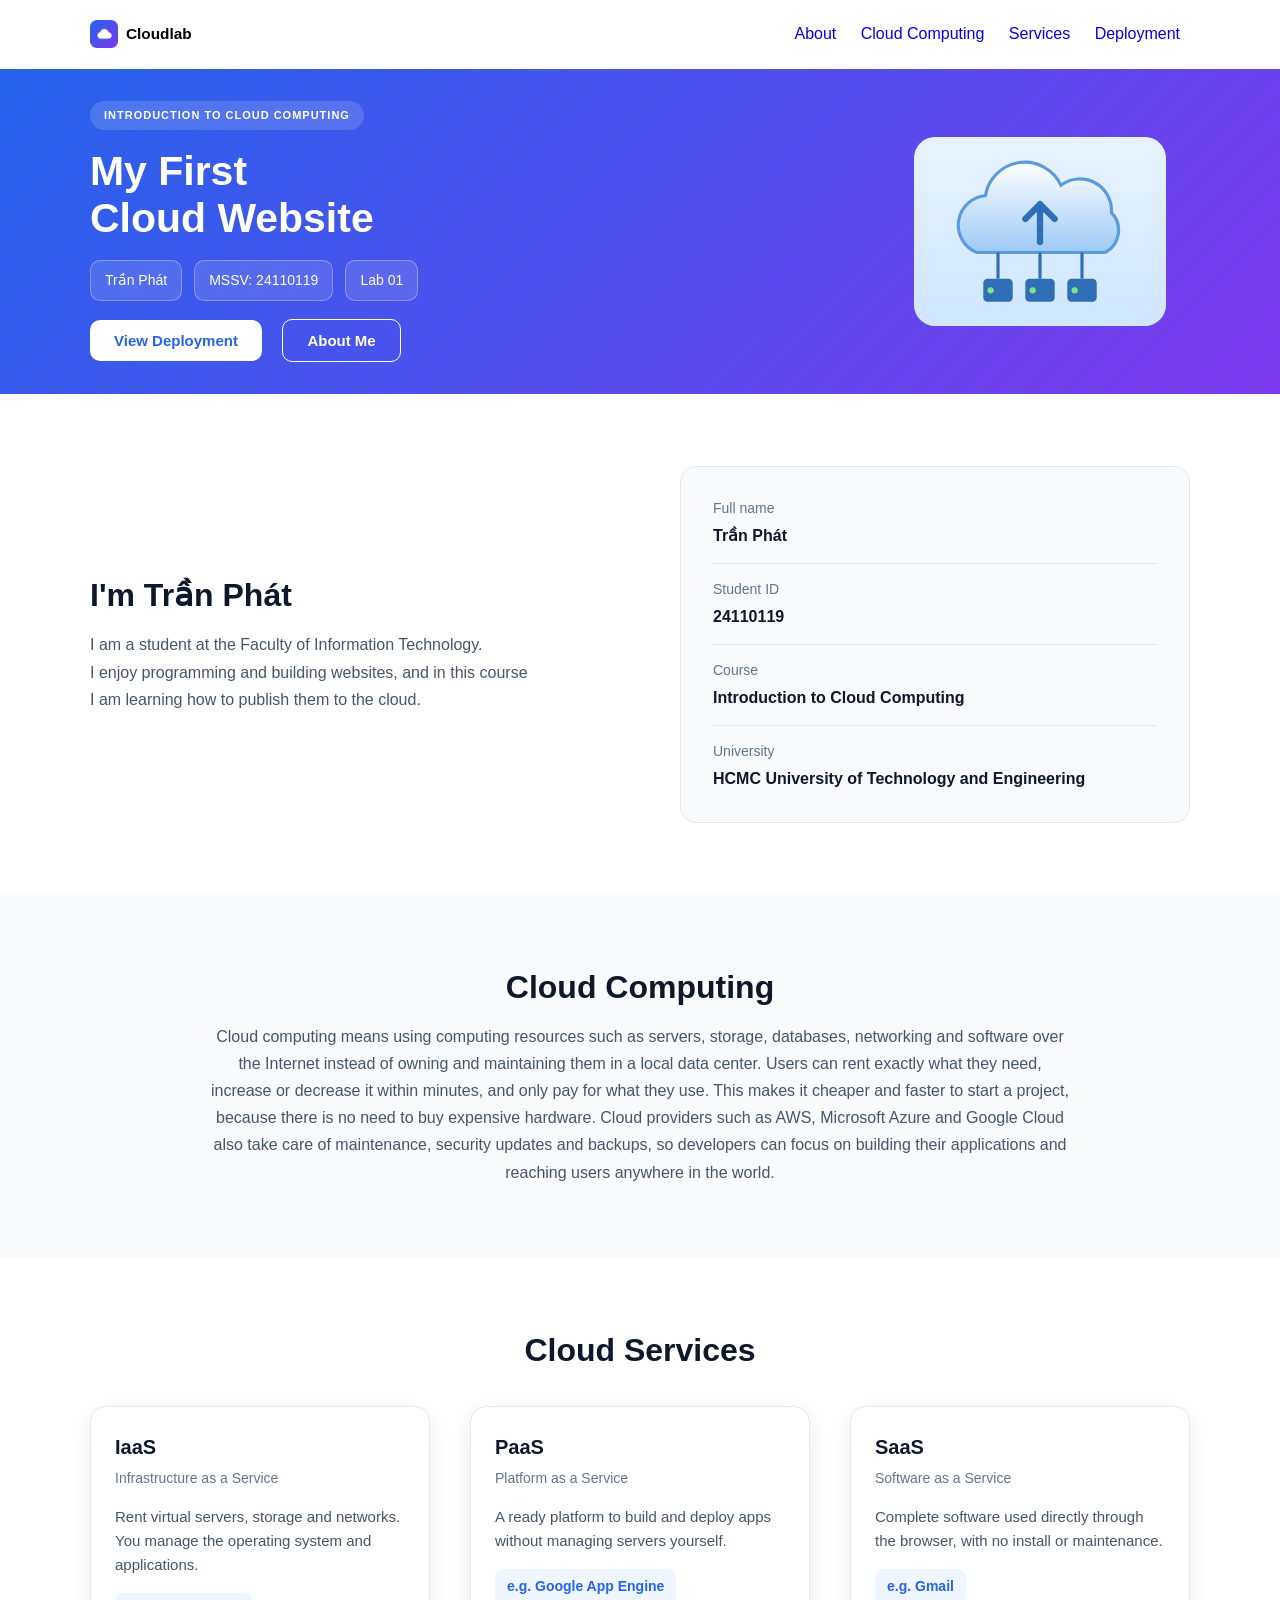
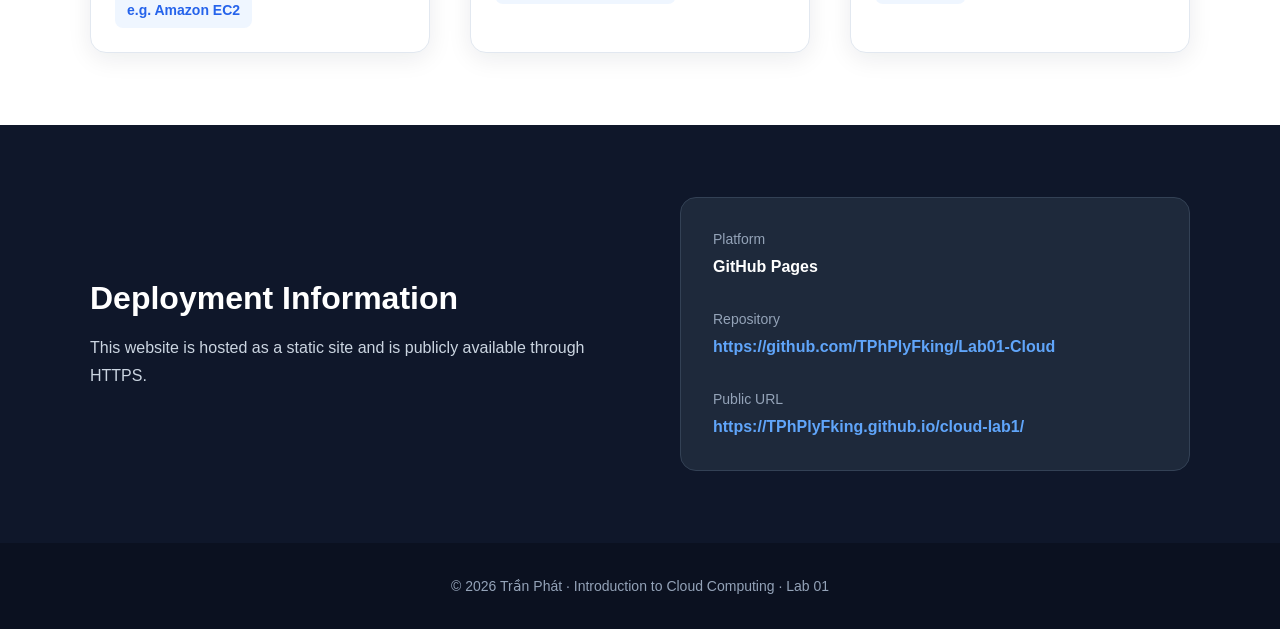
<file: index.html>
<!DOCTYPE html>
<html lang="en">
<head>
    <meta charset="UTF-8">
    <meta name = "viewport" content="width=device-width, initial-scale=1.0">
    <title>My First Cloud Website</title>
    <link rel="stylesheet" href="style.css">
</head>
<body>

<header>
    <div class="logoCloud">
        <img class="logo" src="assets/Logo Mark.png" alt="logo"> 
        <p>Cloudlab</p>
    </div>

    <div class="infor">
        <nav>
            <a href="#about">About</a>
            <a href="#cloud">Cloud Computing</a>
            <a href="#services">Services</a>
            <a href="#deploy">Deployment</a>
        </nav>
    </div>
    
</header>

<main>
    <section class="slide-1">
        <div class="heroText">
            <p class="introCloud">INTRODUCTION TO CLOUD COMPUTING</p>

            <h1 class="title">My First <br> Cloud Website</h1>

            <div class="information">
                <p>Trần Phát</p>
                <p>MSSV: 24110119</p>
                <p>Lab 01</p>
            </div>

            <div>
                <button class="viewDeloy" onclick="location.href='#deploy'">View Deployment</button>
                <button class="about" onclick="location.href='#about'">About Me</button>
            </div>
        </div>

        <div class="heroImage">
            <img src="assets/cloud.svg" alt="cloud">
        </div>
    </section>
    
    <section id="about" class="aboutSection">
        <div class="sectionText">
            <h2>I'm Trần Phát</h2>
            <p class="body">
                I am a student at the Faculty of Information Technology.<br>
                I enjoy programming and building websites, and in this course<br>
                I am learning how to publish them to the cloud.
            </p>
        </div>

        <div class="infoCard">
            <div class="infoRow">
                <p class="key">Full name</p>
                <p class="value">Trần Phát</p>
            </div>
            <div class="infoRow">
                <p class="key">Student ID</p>
                <p class="value">24110119</p>
            </div>
            <div class="infoRow">
                <p class="key">Course</p>
                <p class="value">Introduction to Cloud Computing</p>
            </div>
            <div class="infoRow">
                <p class="key">University</p>
                <p class="value">HCMC University of Technology and Engineering</p>
            </div>
        </div>
    </section>

    <section id="cloud" class="cloudSection">
        <h2>Cloud Computing</h2>
        <p class="body">
            Cloud computing means using computing resources such as servers,
            storage, databases, networking and software over the Internet
            instead of owning and maintaining them in a local data center.
            Users can rent exactly what they need, increase or decrease it
            within minutes, and only pay for what they use. This makes it
            cheaper and faster to start a project, because there is no need
            to buy expensive hardware. Cloud providers such as AWS, Microsoft
            Azure and Google Cloud also take care of maintenance, security
            updates and backups, so developers can focus on building their
            applications and reaching users anywhere in the world.
        </p>
    </section>

    <section id="services" class="servicesSection">
        <h2>Cloud Services</h2>

        <div class="cards">
            <div class="card">
                <h3>IaaS</h3>
                <p class="sub">Infrastructure as a Service</p>
                <p class="body">Rent virtual servers, storage and networks. You manage the operating system and applications.</p>
                <p class="tag">e.g. Amazon EC2</p>
            </div>
            <div class="card">
                <h3>PaaS</h3>
                <p class="sub">Platform as a Service</p>
                <p class="body">A ready platform to build and deploy apps without managing servers yourself.</p>
                <p class="tag">e.g. Google App Engine</p>
            </div>
            <div class="card">
                <h3>SaaS</h3>
                <p class="sub">Software as a Service</p>
                <p class="body">Complete software used directly through the browser, with no install or maintenance.</p>
                <p class="tag">e.g. Gmail</p>
            </div>
        </div>
    </section>

    <section id="deploy" class="deploySection">
        <div class="sectionText">
            <h2>Deployment Information</h2>
            <p class="body">This website is hosted as a static site and is publicly available through HTTPS.</p>
        </div>

        <div class="deployCard">
            <div class="infoRow">
                <p class="key">Platform</p>
                <p class="value">GitHub Pages</p>
            </div>
            <div class="infoRow">
                <p class="key">Repository</p>
                <p class="value"><a href ="https://github.com/TPhPlyFking/Lab01-Cloud">https://github.com/TPhPlyFking/Lab01-Cloud</a></p>
            </div>
            <div class="infoRow">
                <p class="key">Public URL</p>
                <p class="value"><a href="https://TPhPlyFking.github.io/cloud-lab1/">https://TPhPlyFking.github.io/cloud-lab1/</a></p>
            </div>
        </div>
    </section>
</main>

<footer>
    <p>&copy; 2026 Trần Phát · Introduction to Cloud Computing · Lab 01</p>
</footer>
</body>
</html>
</file>
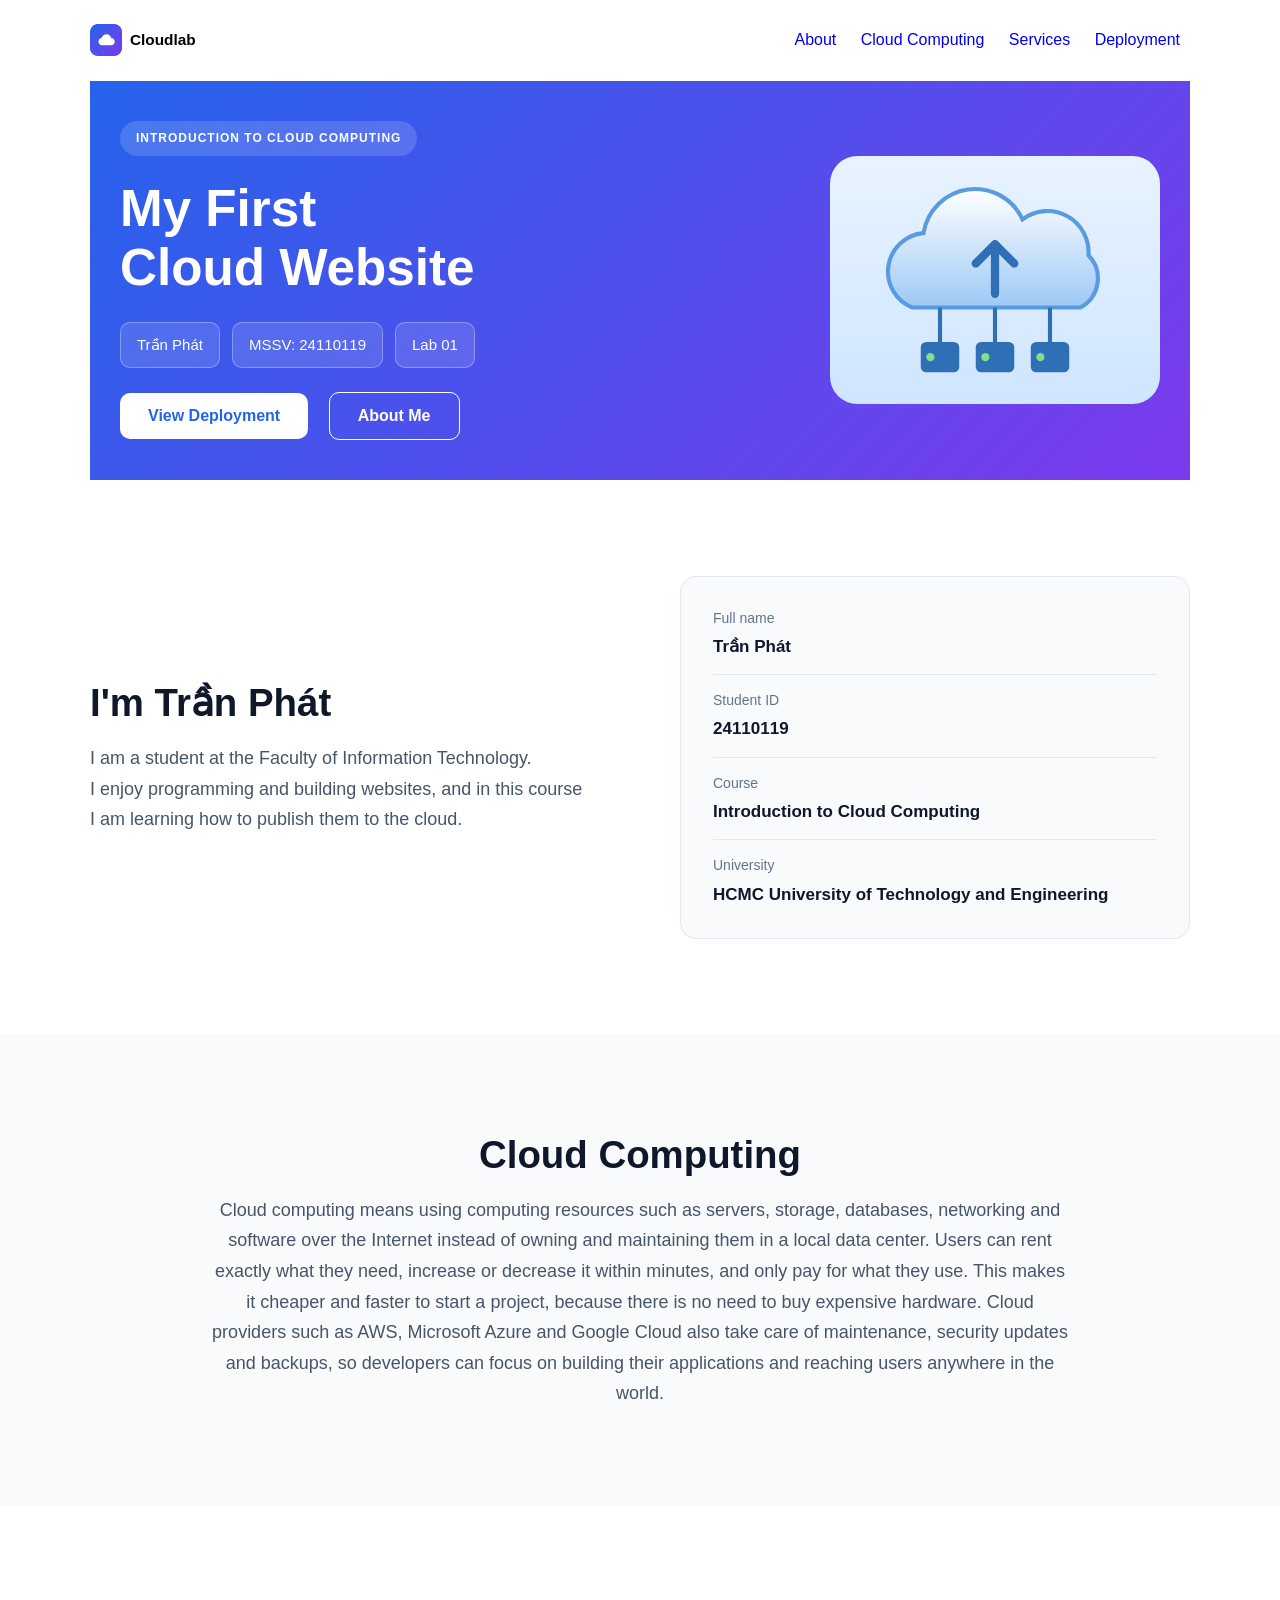
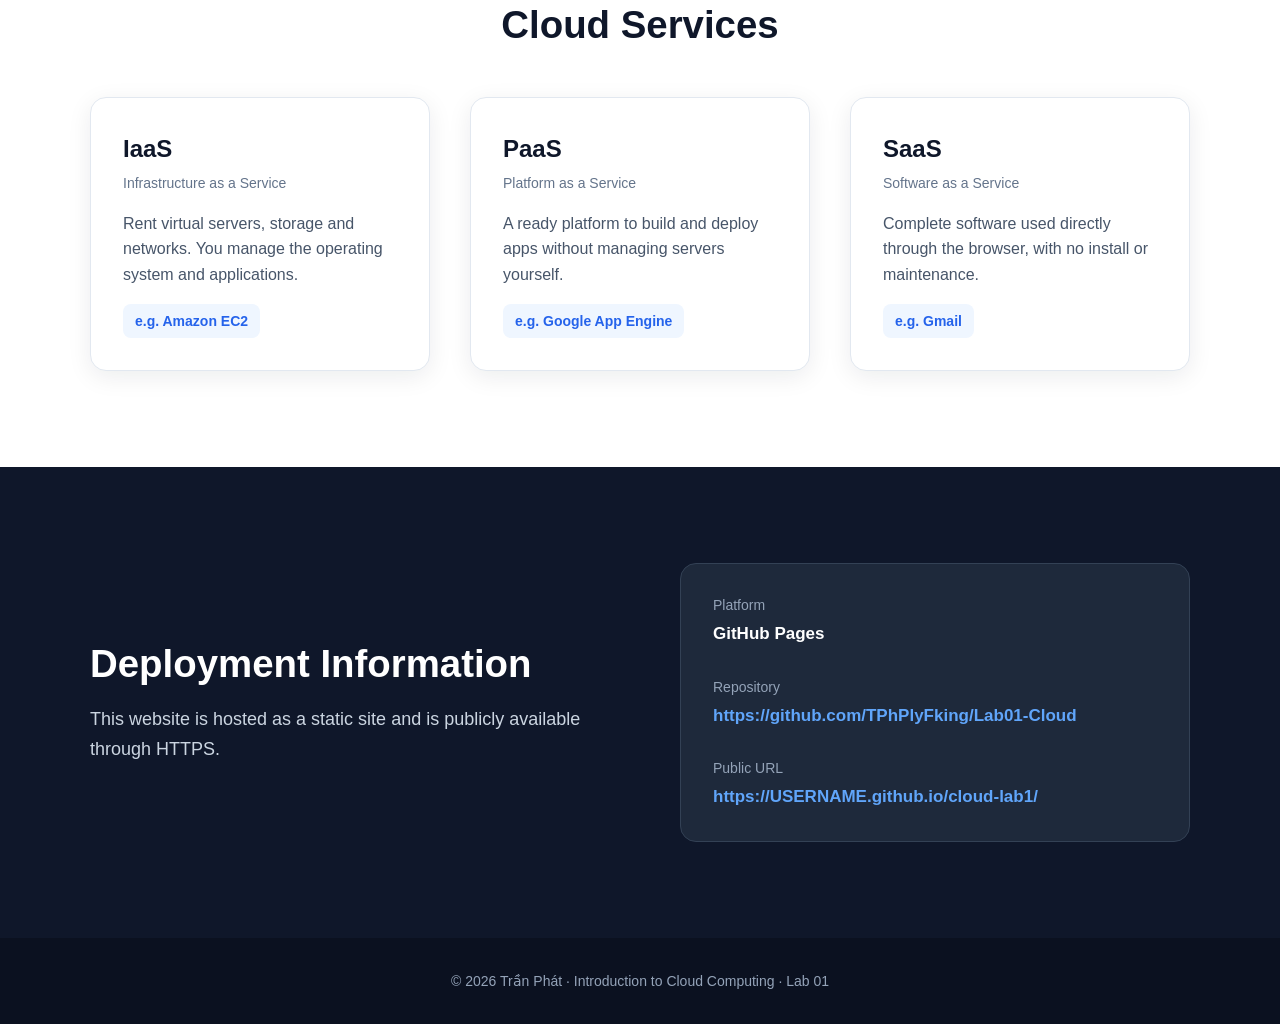
<file: intro.html>
<!DOCTYPE html>
<html lang="en">
<head>
    <meta charset="UTF-8">
    <meta name = "viewport" content="width=device-width, initial-scale=1.0">
    <title>My First Cloud Website</title>
    <link rel="stylesheet" href="intro.css">
</head>
<body>

<header>
    <div class="logoCloud">
        <img class="logo" src="assets/Logo Mark.png" alt="logo"> 
        <p>Cloudlab</p>
    </div>

    <div class="infor">
        <nav>
            <a href="#about">About</a>
            <a href="#cloud">Cloud Computing</a>
            <a href="#services">Services</a>
            <a href="#deploy">Deployment</a>
        </nav>
    </div>
    
</header>

<main>
    <section class="slide-1">
        <div class="heroText">
            <p class="introCloud">INTRODUCTION TO CLOUD COMPUTING</p>

            <h1 class="title">My First <br> Cloud Website</h1>

            <div class="information">
                <p>Trần Phát</p>
                <p>MSSV: 24110119</p>
                <p>Lab 01</p>
            </div>

            <div>
                <button class="viewDeloy" onclick="location.href='#deploy'">View Deployment</button>
                <button class="about" onclick="location.href='#about'">About Me</button>
            </div>
        </div>

        <div class="heroImage">
            <img src="assets/cloud.svg" alt="cloud">
        </div>
    </section>
    
    <section id="about" class="aboutSection">
        <div class="sectionText">
            <h2>I'm Trần Phát</h2>
            <p class="body">
                I am a student at the Faculty of Information Technology.<br>
                I enjoy programming and building websites, and in this course<br>
                I am learning how to publish them to the cloud.
            </p>
        </div>

        <div class="infoCard">
            <div class="infoRow">
                <p class="key">Full name</p>
                <p class="value">Trần Phát</p>
            </div>
            <div class="infoRow">
                <p class="key">Student ID</p>
                <p class="value">24110119</p>
            </div>
            <div class="infoRow">
                <p class="key">Course</p>
                <p class="value">Introduction to Cloud Computing</p>
            </div>
            <div class="infoRow">
                <p class="key">University</p>
                <p class="value">HCMC University of Technology and Engineering</p>
            </div>
        </div>
    </section>

    <section id="cloud" class="cloudSection">
        <h2>Cloud Computing</h2>
        <p class="body">
            Cloud computing means using computing resources such as servers,
            storage, databases, networking and software over the Internet
            instead of owning and maintaining them in a local data center.
            Users can rent exactly what they need, increase or decrease it
            within minutes, and only pay for what they use. This makes it
            cheaper and faster to start a project, because there is no need
            to buy expensive hardware. Cloud providers such as AWS, Microsoft
            Azure and Google Cloud also take care of maintenance, security
            updates and backups, so developers can focus on building their
            applications and reaching users anywhere in the world.
        </p>
    </section>

    <section id="services" class="servicesSection">
        <h2>Cloud Services</h2>

        <div class="cards">
            <div class="card">
                <h3>IaaS</h3>
                <p class="sub">Infrastructure as a Service</p>
                <p class="body">Rent virtual servers, storage and networks. You manage the operating system and applications.</p>
                <p class="tag">e.g. Amazon EC2</p>
            </div>
            <div class="card">
                <h3>PaaS</h3>
                <p class="sub">Platform as a Service</p>
                <p class="body">A ready platform to build and deploy apps without managing servers yourself.</p>
                <p class="tag">e.g. Google App Engine</p>
            </div>
            <div class="card">
                <h3>SaaS</h3>
                <p class="sub">Software as a Service</p>
                <p class="body">Complete software used directly through the browser, with no install or maintenance.</p>
                <p class="tag">e.g. Gmail</p>
            </div>
        </div>
    </section>

    <section id="deploy" class="deploySection">
        <div class="sectionText">
            <h2>Deployment Information</h2>
            <p class="body">This website is hosted as a static site and is publicly available through HTTPS.</p>
        </div>

        <div class="deployCard">
            <div class="infoRow">
                <p class="key">Platform</p>
                <p class="value">GitHub Pages</p>
            </div>
            <div class="infoRow">
                <p class="key">Repository</p>
                <p class="value"><a href ="https://github.com/TPhPlyFking/Lab01-Cloud">https://github.com/TPhPlyFking/Lab01-Cloud</a></p>
            </div>
            <div class="infoRow">
                <p class="key">Public URL</p>
                <p class="value"><a href="https://TPhPlyFking.github.io/cloud-lab1/">https://USERNAME.github.io/cloud-lab1/</a></p>
            </div>
        </div>
    </section>
</main>

<footer>
    <p>&copy; 2026 Trần Phát · Introduction to Cloud Computing · Lab 01</p>
</footer>
</body>
</html>
</file>
<file: style.css>
* {
    box-sizing: border-box;
}

html {
    scroll-behavior: smooth;
}

body {
    margin: 0;
    font-family: Arial, sans-serif;
    line-height: 1.6;
}

header {
    display: flex;
    text-align: center;
    padding: 14px max(20px, calc((100% - 1100px) / 2));
    justify-content: space-between;
    align-items: center;
    color: black;
}

.logoCloud {
    display: flex;
    align-items: center;
    justify-content: flex-start;
}

.logoCloud p {
    font-size: clamp(15px, 1.2vw, 22px);
    font-weight: bold;
    margin: 8px;
}

.logo {
    width: 28px;
}


header nav a {
    margin: 10px;
    text-decoration: none;
}

.slide-1 {
    display: flex;
    width: 100%;
    padding: 0 max(20px, calc((100% - 1100px) / 2));
    height: auto;
    background: linear-gradient(135deg, #2563EB, #7C3AED);
    justify-content: space-between;
    gap: 100px;
    align-items: center;
    color: white;
}

.heroText {
    padding: 32px 0;
}

.introCloud{
    background: rgba(255, 255, 255, 0.15);
    width: fit-content;
    padding: 6px 14px;
    margin: 0 0 18px;
    font-size: 11px;
    font-weight: 600;
    letter-spacing: 1px;
    border-radius: 999px;
}

.heroImage {
    display: flex;
    justify-content: center;
    align-items: center;
    width: 100%;
    max-width: 300px;
    padding: 24px;
    border-radius: 28px;
}

.heroImage img {
    width: 100%;
}


.information {
    display: flex;
    justify-content: flex-start;
    gap: 12px;
    margin: 18px 0;
}

.information p {
    margin: 0;
    padding: 8px 14px;
    font-size: 14px;
    font-weight: 500;
    background: rgba(255, 255, 255, 0.12);
    border: 1px solid rgba(255, 255, 255, 0.3);
    border-radius: 10px;
}

.title {
    font-size: clamp(30px, 3.2vw, 44px);
    line-height: 1.15;
    margin: 0;
}

.viewDeloy, .about {
    padding: 12px 24px;
    font-size: 15px;
    font-weight: 600;
    border-radius: 10px;
    cursor: pointer;
    margin-right: 16px;
}

.viewDeloy {
    background: #FFFFFF;
    color: #2563EB;
    border: none;
}

.about {
    background: transparent;
    color: #FFFFFF;
    border: 1.5px solid #FFFFFF;
}


.aboutSection, .cloudSection, .servicesSection, .deploySection {
    padding: 72px max(20px, calc((100% - 1100px) / 2));
}



h2 {
    margin: 0 0 16px;
    font-size: clamp(24px, 2.5vw, 32px);
    line-height: 1.25;
    color: #0F172A;
}

.body {
    margin: 0;
    font-size: 16px;
    line-height: 1.7;
    color: #475569;
}

.aboutSection, .deploySection {
    display: flex;
    justify-content: space-between;
    align-items: center;
    gap: 56px;
}

.sectionText {
    flex: 1;
}

.infoCard, .deployCard {
    width: 100%;
    max-width: 510px;
    padding: 16px 32px;
    background: #F8FAFC;
    border: 1px solid #E2E8F0;
    border-radius: 16px;
}

.infoRow {
    padding: 14px 0;
    border-bottom: 1px solid #E2E8F0;
}

.infoRow:last-child {
    border-bottom: none;
}

.key {
    margin: 0 0 4px;
    font-size: 14px;
    font-weight: 500;
    color: #64748B;
}

.value {
    margin: 0;
    font-size: 16px;
    font-weight: 600;
    color: #0F172A;
}

.cloudSection {
    background: #F8FAFC;
    text-align: center;
}

.cloudSection .body {
    max-width: 860px;
    margin: 0 auto;
}

.servicesSection {
    text-align: center;
}

.cards {
    display: flex;
    gap: 40px;
    margin-top: 36px;
    text-align: left;
}

.card {
    flex: 1;
    padding: 24px;
    background: #FFFFFF;
    border: 1px solid #E2E8F0;
    border-radius: 16px;
    box-shadow: 0 6px 24px rgba(15, 23, 42, 0.08);
}

.card h3 {
    margin: 0;
    font-size: 20px;
    color: #0F172A;
}

.sub {
    margin: 4px 0 16px;
    font-size: 14px;
    font-weight: 500;
    color: #64748B;
}

.card .body {
    font-size: 15px;
    line-height: 1.6;
}

.tag {
    display: inline-block;
    margin: 16px 0 0;
    padding: 6px 12px;
    font-size: 14px;
    font-weight: 600;
    color: #2563EB;
    background: #EFF6FF;
    border-radius: 8px;
}

.deploySection {
    width: 100%;
    padding: 72px max(20px, calc((100% - 1100px) / 2));
    background: #0F172A;
}

.deploySection h2 {
    color: #FFFFFF;
}

.deploySection .body {
    color: #CBD5E1;
}

.deploySection .label {
    color: #60A5FA;
}

.deployCard {
    background: #1E293B;
    border-color: #334155;
}

.deployCard .infoRow {
    border-bottom: none;
}

.deployCard .key {
    color: #94A3B8;
}

.deployCard .value {
    color: #FFFFFF;
}

.deployCard a {
    color: #60A5FA;
    text-decoration: none;
}

footer {
    width: 100%;
    padding: 32px max(20px, calc((100% - 1100px) / 2));
    text-align: center;
    font-size: 14px;
    color: #94A3B8;
    background: #0B1120;
}

footer p {
    margin: 0;
}

@media (max-width: 900px) {
    header {
        flex-direction: column;
        align-items: flex-start;
        gap: 4px;
        padding: 16px 20px 8px;
    }

    header nav a {
        margin: 0 14px 0 0;
        font-size: 13px;
        color: #0F172A;
    }

    header nav a:first-child {
        color: #2563EB;
        border-bottom: 2px solid #2563EB;
        padding-bottom: 2px;
    }

    .heroText {
        padding: 0;
    }

    .slide-1 {
        padding: 48px 20px;
        flex-direction: column;
    }

    .heroImage {
        display: none;
    }

    .information {
        flex-direction: column;
    }

    .viewDeloy, .about {
        display: block;
        width: 100%;
        margin: 0 0 12px;
    }

    .aboutSection, .cloudSection, .servicesSection, .deploySection {
        padding: 56px 20px;
    }

    .aboutSection, .deploySection {
        flex-direction: column;
        align-items: stretch;
        gap: 32px;
    }

    .cards {
        flex-direction: column;
        gap: 20px;
    }

    .infoCard, .deployCard {
        max-width: none;
        padding: 8px 20px;
    }
}
</file>
<file: intro.css>
* {
    box-sizing: border-box;
}

html {
    scroll-behavior: smooth;
}

body {
    margin: 0;
    font-family: Arial, sans-serif;
    line-height: 1.6;
}

header {
    display: flex;
    text-align: center;
    padding: 20px max(20px, calc((100% - 1100px) / 2));
    justify-content: space-between;
    align-items: center;
    color: black;
}

.logoCloud {
    display: flex;
    align-items: center;
    justify-content: flex-start;
}

.logoCloud p {
    font-size: clamp(15px, 1.2vw, 22px);
    font-weight: bold;
    margin: 8px;
}

.logo {
    width: 32px;
}


header nav a {
    margin: 10px;
    text-decoration: none;
}

.slide-1 {
    display: flex;
    width: 100%;
    max-width: 1100px;
    margin: 0 auto;
    height: auto;
    background: linear-gradient(135deg, #2563EB, #7C3AED);
    justify-content: space-between;
    align-items: center;
    color: white;
}

.heroText {
    padding: 40px 30px;
}

.introCloud{
    background: rgba(255, 255, 255, 0.15);
    width: fit-content;
    padding: 8px 16px;
    margin: 0 0 24px;
    font-size: 12px;
    font-weight: 600;
    letter-spacing: 1px;
    border-radius: 999px;
}

.heroImage {
    display: flex;
    justify-content: center;
    align-items: center;
    width: 100%;
    max-width: 390px;
    padding: 30px;
    border-radius: 28px;
}

.heroImage img {
    width: 100%;
}


.information {
    display: flex;
    justify-content: flex-start;
    gap: 12px;
    margin: 24px 0;
}

.information p {
    margin: 0;
    padding: 10px 16px;
    font-size: 15px;
    font-weight: 500;
    background: rgba(255, 255, 255, 0.12);
    border: 1px solid rgba(255, 255, 255, 0.3);
    border-radius: 10px;
}

.title {
    font-size: clamp(34px, 4vw, 56px);
    line-height: 1.15;
    margin: 0;
}

.viewDeloy, .about {
    padding: 14px 28px;
    font-size: 16px;
    font-weight: 600;
    border-radius: 10px;
    cursor: pointer;
    margin-right: 16px;
}

.viewDeloy {
    background: #FFFFFF;
    color: #2563EB;
    border: none;
}

.about {
    background: transparent;
    color: #FFFFFF;
    border: 1.5px solid #FFFFFF;
}


.aboutSection, .cloudSection, .servicesSection, .deploySection {
    padding: 96px max(20px, calc((100% - 1100px) / 2));
}



h2 {
    margin: 0 0 16px;
    font-size: clamp(28px, 3vw, 40px);
    line-height: 1.25;
    color: #0F172A;
}

.body {
    margin: 0;
    font-size: 18px;
    line-height: 1.7;
    color: #475569;
}

.aboutSection, .deploySection {
    display: flex;
    justify-content: space-between;
    align-items: center;
    gap: 80px;
}

.sectionText {
    flex: 1;
}

.infoCard, .deployCard {
    width: 100%;
    max-width: 510px;
    padding: 16px 32px;
    background: #F8FAFC;
    border: 1px solid #E2E8F0;
    border-radius: 16px;
}

.infoRow {
    padding: 14px 0;
    border-bottom: 1px solid #E2E8F0;
}

.infoRow:last-child {
    border-bottom: none;
}

.key {
    margin: 0 0 4px;
    font-size: 14px;
    font-weight: 500;
    color: #64748B;
}

.value {
    margin: 0;
    font-size: 17px;
    font-weight: 600;
    color: #0F172A;
}

.cloudSection {
    background: #F8FAFC;
    text-align: center;
}

.cloudSection .body {
    max-width: 860px;
    margin: 0 auto;
}

.servicesSection {
    text-align: center;
}

.cards {
    display: flex;
    gap: 40px;
    margin-top: 48px;
    text-align: left;
}

.card {
    flex: 1;
    padding: 32px;
    background: #FFFFFF;
    border: 1px solid #E2E8F0;
    border-radius: 16px;
    box-shadow: 0 6px 24px rgba(15, 23, 42, 0.08);
}

.card h3 {
    margin: 0;
    font-size: 24px;
    color: #0F172A;
}

.sub {
    margin: 4px 0 16px;
    font-size: 14px;
    font-weight: 500;
    color: #64748B;
}

.card .body {
    font-size: 16px;
    line-height: 1.6;
}

.tag {
    display: inline-block;
    margin: 16px 0 0;
    padding: 6px 12px;
    font-size: 14px;
    font-weight: 600;
    color: #2563EB;
    background: #EFF6FF;
    border-radius: 8px;
}

/* Deployment (nền tối) */
.deploySection {
    background: #0F172A;
}

.deploySection h2 {
    color: #FFFFFF;
}

.deploySection .body {
    color: #CBD5E1;
}

.deploySection .label {
    color: #60A5FA;
}

.deployCard {
    background: #1E293B;
    border-color: #334155;
}

.deployCard .infoRow {
    border-bottom: none;
}

.deployCard .key {
    color: #94A3B8;
}

.deployCard .value {
    color: #FFFFFF;
}

.deployCard a {
    color: #60A5FA;
    text-decoration: none;
}

/* Footer */
footer {
    padding: 32px 20px;
    text-align: center;
    font-size: 14px;
    color: #94A3B8;
    background: #0B1120;
}

footer p {
    margin: 0;
}

@media (max-width: 900px) {
    .slide-1 {
        padding: 48px 20px;
        flex-direction: column;
    }

    .heroImage {
        display: none;
    }

    .information {
        flex-direction: column;
    }

    .viewDeloy, .about {
        display: block;
        width: 100%;
        margin: 0 0 12px;
    }

    .aboutSection, .cloudSection, .servicesSection, .deploySection {
        padding: 56px 20px;
    }

    .aboutSection, .deploySection {
        flex-direction: column;
        align-items: stretch;
        gap: 32px;
    }

    .cards {
        flex-direction: column;
        gap: 20px;
    }

    .infoCard, .deployCard {
        max-width: none;
        padding: 8px 20px;
    }
}
</file>
